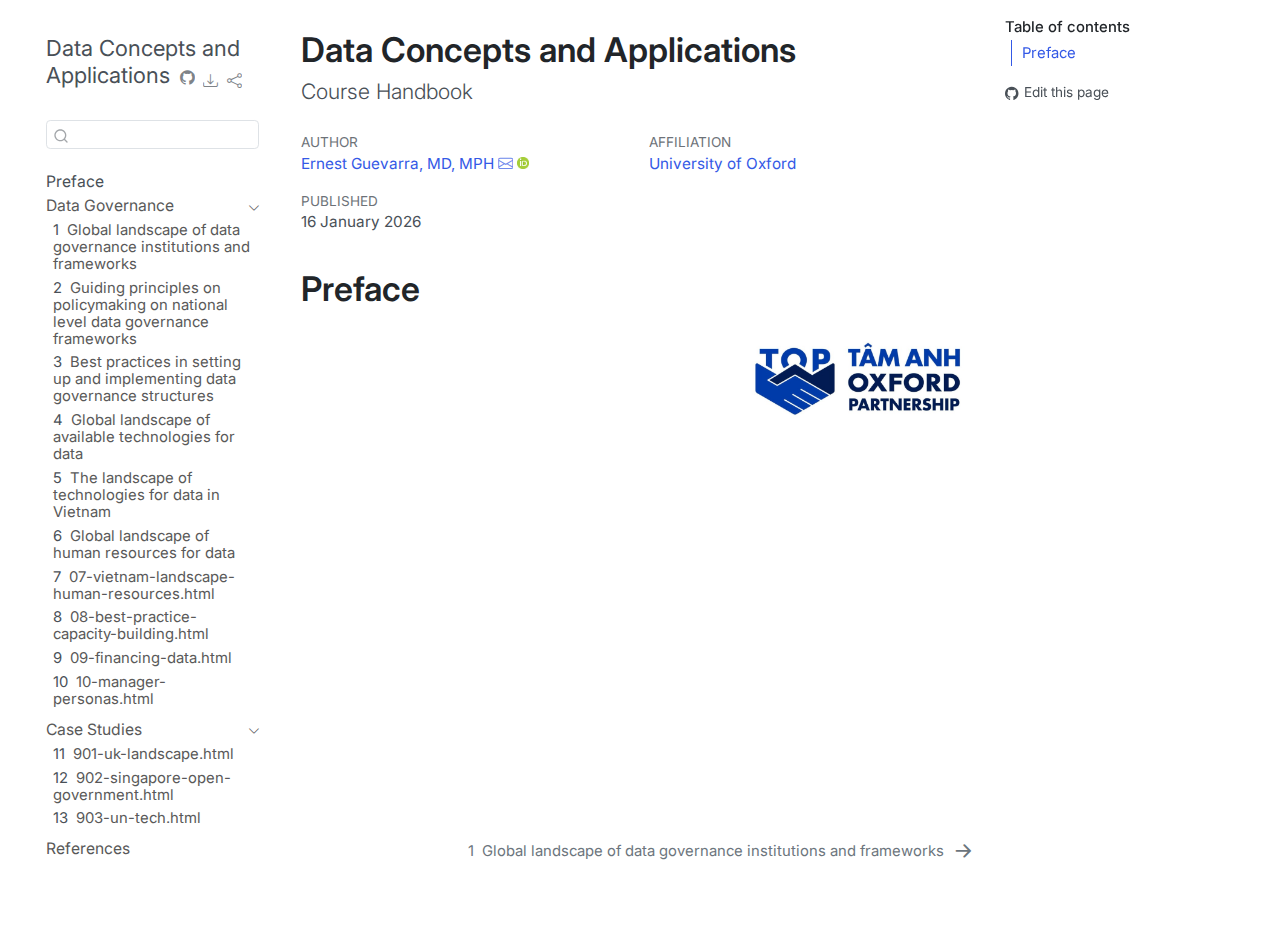
<file: index.html>
<!DOCTYPE html>
<html xmlns="http://www.w3.org/1999/xhtml" lang="en" xml:lang="en"><head>

<meta charset="utf-8">
<meta name="generator" content="quarto-1.8.26">

<meta name="viewport" content="width=device-width, initial-scale=1.0, user-scalable=yes">

<meta name="author" content="Ernest Guevarra">
<meta name="dcterms.date" content="2026-01-16">

<title>Data Concepts and Applications</title>
<style>
code{white-space: pre-wrap;}
span.smallcaps{font-variant: small-caps;}
div.columns{display: flex; gap: min(4vw, 1.5em);}
div.column{flex: auto; overflow-x: auto;}
div.hanging-indent{margin-left: 1.5em; text-indent: -1.5em;}
ul.task-list{list-style: none;}
ul.task-list li input[type="checkbox"] {
  width: 0.8em;
  margin: 0 0.8em 0.2em -1em; /* quarto-specific, see https://github.com/quarto-dev/quarto-cli/issues/4556 */ 
  vertical-align: middle;
}
</style>


<script src="site_libs/quarto-nav/quarto-nav.js"></script>
<script src="site_libs/quarto-nav/headroom.min.js"></script>
<script src="site_libs/clipboard/clipboard.min.js"></script>
<script src="site_libs/quarto-search/autocomplete.umd.js"></script>
<script src="site_libs/quarto-search/fuse.min.js"></script>
<script src="site_libs/quarto-search/quarto-search.js"></script>
<meta name="quarto:offset" content="./">
<link href="./global-landscape.html" rel="next">
<script src="site_libs/quarto-html/quarto.js" type="module"></script>
<script src="site_libs/quarto-html/tabsets/tabsets.js" type="module"></script>
<script src="site_libs/quarto-html/axe/axe-check.js" type="module"></script>
<script src="site_libs/quarto-html/popper.min.js"></script>
<script src="site_libs/quarto-html/tippy.umd.min.js"></script>
<script src="site_libs/quarto-html/anchor.min.js"></script>
<link href="site_libs/quarto-html/tippy.css" rel="stylesheet">
<link href="site_libs/quarto-html/quarto-syntax-highlighting-98597cea2d0351c6feaf4159bb7ae989.css" rel="stylesheet" id="quarto-text-highlighting-styles">
<script src="site_libs/bootstrap/bootstrap.min.js"></script>
<link href="site_libs/bootstrap/bootstrap-icons.css" rel="stylesheet">
<link href="site_libs/bootstrap/bootstrap-e5de11a91a9478daff20a78113ba7c52.min.css" rel="stylesheet" append-hash="true" id="quarto-bootstrap" data-mode="light">
<script id="quarto-search-options" type="application/json">{
  "location": "sidebar",
  "copy-button": false,
  "collapse-after": 3,
  "panel-placement": "start",
  "type": "textbox",
  "limit": 50,
  "keyboard-shortcut": [
    "f",
    "/",
    "s"
  ],
  "show-item-context": false,
  "language": {
    "search-no-results-text": "No results",
    "search-matching-documents-text": "matching documents",
    "search-copy-link-title": "Copy link to search",
    "search-hide-matches-text": "Hide additional matches",
    "search-more-match-text": "more match in this document",
    "search-more-matches-text": "more matches in this document",
    "search-clear-button-title": "Clear",
    "search-text-placeholder": "",
    "search-detached-cancel-button-title": "Cancel",
    "search-submit-button-title": "Submit",
    "search-label": "Search"
  }
}</script>
<script async="" src="https://www.googletagmanager.com/gtag/js?id="></script>

<script type="text/javascript">

window.dataLayer = window.dataLayer || [];
function gtag(){dataLayer.push(arguments);}
gtag('js', new Date());
gtag('config', '', { 'anonymize_ip': true});
</script>


</head>

<body class="nav-sidebar floating quarto-light">

<div id="quarto-search-results"></div>
  <header id="quarto-header" class="headroom fixed-top">
  <nav class="quarto-secondary-nav">
    <div class="container-fluid d-flex">
      <button type="button" class="quarto-btn-toggle btn" data-bs-toggle="collapse" role="button" data-bs-target=".quarto-sidebar-collapse-item" aria-controls="quarto-sidebar" aria-expanded="false" aria-label="Toggle sidebar navigation" onclick="if (window.quartoToggleHeadroom) { window.quartoToggleHeadroom(); }">
        <i class="bi bi-layout-text-sidebar-reverse"></i>
      </button>
        <nav class="quarto-page-breadcrumbs" aria-label="breadcrumb"><ol class="breadcrumb"><li class="breadcrumb-item"><a href="./index.html">Preface</a></li></ol></nav>
        <a class="flex-grow-1" role="navigation" data-bs-toggle="collapse" data-bs-target=".quarto-sidebar-collapse-item" aria-controls="quarto-sidebar" aria-expanded="false" aria-label="Toggle sidebar navigation" onclick="if (window.quartoToggleHeadroom) { window.quartoToggleHeadroom(); }">      
        </a>
      <button type="button" class="btn quarto-search-button" aria-label="Search" onclick="window.quartoOpenSearch();">
        <i class="bi bi-search"></i>
      </button>
    </div>
  </nav>
</header>
<!-- content -->
<div id="quarto-content" class="quarto-container page-columns page-rows-contents page-layout-article">
<!-- sidebar -->
  <nav id="quarto-sidebar" class="sidebar collapse collapse-horizontal quarto-sidebar-collapse-item sidebar-navigation floating overflow-auto">
    <div class="pt-lg-2 mt-2 text-left sidebar-header">
    <div class="sidebar-title mb-0 py-0">
      <a href="./">Data Concepts and Applications</a> 
        <div class="sidebar-tools-main tools-wide">
    <a href="https://github.com/tamanh-oxford/top-data-concepts-applications/" title="Source Code" class="quarto-navigation-tool px-1" aria-label="Source Code"><i class="bi bi-github"></i></a>
    <div class="dropdown">
      <a href="" title="Download" id="quarto-navigation-tool-dropdown-0" class="quarto-navigation-tool dropdown-toggle px-1" data-bs-toggle="dropdown" aria-expanded="false" role="link" aria-label="Download"><i class="bi bi-download"></i></a>
      <ul class="dropdown-menu" aria-labelledby="quarto-navigation-tool-dropdown-0">
          <li>
            <a class="dropdown-item sidebar-tools-main-item" href="./Data-Concepts-and-Applications.pdf">
              <i class="bi bi-file-pdf pe-1"></i>
            Download PDF
            </a>
          </li>
          <li>
            <a class="dropdown-item sidebar-tools-main-item" href="./Data-Concepts-and-Applications.epub">
              <i class="bi bi-journal pe-1"></i>
            Download ePub
            </a>
          </li>
      </ul>
    </div>
    <div class="dropdown">
      <a href="" title="Share" id="quarto-navigation-tool-dropdown-1" class="quarto-navigation-tool dropdown-toggle px-1" data-bs-toggle="dropdown" aria-expanded="false" role="link" aria-label="Share"><i class="bi bi-share"></i></a>
      <ul class="dropdown-menu" aria-labelledby="quarto-navigation-tool-dropdown-1">
          <li>
            <a class="dropdown-item sidebar-tools-main-item" href="https://www.linkedin.com/sharing/share-offsite/?url=|url|">
              <i class="bi bi-linkedin pe-1"></i>
            LinkedIn
            </a>
          </li>
          <li>
            <a class="dropdown-item sidebar-tools-main-item" href="https://twitter.com/intent/tweet?url=|url|">
              <i class="bi bi-twitter pe-1"></i>
            Twitter
            </a>
          </li>
          <li>
            <a class="dropdown-item sidebar-tools-main-item" href="https://www.facebook.com/sharer/sharer.php?u=|url|">
              <i class="bi bi-facebook pe-1"></i>
            Facebook
            </a>
          </li>
      </ul>
    </div>
</div>
    </div>
      </div>
        <div class="mt-2 flex-shrink-0 align-items-center">
        <div class="sidebar-search">
        <div id="quarto-search" class="" title="Search"></div>
        </div>
        </div>
    <div class="sidebar-menu-container"> 
    <ul class="list-unstyled mt-1">
        <li class="sidebar-item">
  <div class="sidebar-item-container"> 
  <a href="./index.html" class="sidebar-item-text sidebar-link active">
 <span class="menu-text">Preface</span></a>
  </div>
</li>
        <li class="sidebar-item sidebar-item-section">
      <div class="sidebar-item-container"> 
            <a class="sidebar-item-text sidebar-link text-start" data-bs-toggle="collapse" data-bs-target="#quarto-sidebar-section-1" role="navigation" aria-expanded="true">
 <span class="menu-text">Data Governance</span></a>
          <a class="sidebar-item-toggle text-start" data-bs-toggle="collapse" data-bs-target="#quarto-sidebar-section-1" role="navigation" aria-expanded="true" aria-label="Toggle section">
            <i class="bi bi-chevron-right ms-2"></i>
          </a> 
      </div>
      <ul id="quarto-sidebar-section-1" class="collapse list-unstyled sidebar-section depth1 show">  
          <li class="sidebar-item">
  <div class="sidebar-item-container"> 
  <a href="./global-landscape.html" class="sidebar-item-text sidebar-link">
 <span class="menu-text"><span class="chapter-number">1</span>&nbsp; <span class="chapter-title">Global landscape of data governance institutions and frameworks</span></span></a>
  </div>
</li>
          <li class="sidebar-item">
  <div class="sidebar-item-container"> 
  <a href="./principles-policymaking.html" class="sidebar-item-text sidebar-link">
 <span class="menu-text"><span class="chapter-number">2</span>&nbsp; <span class="chapter-title">Guiding principles on policymaking on national level data governance frameworks</span></span></a>
  </div>
</li>
          <li class="sidebar-item">
  <div class="sidebar-item-container"> 
  <a href="./best-practice-data-governance.html" class="sidebar-item-text sidebar-link">
 <span class="menu-text"><span class="chapter-number">3</span>&nbsp; <span class="chapter-title">Best practices in setting up and implementing data governance structures</span></span></a>
  </div>
</li>
          <li class="sidebar-item">
  <div class="sidebar-item-container"> 
  <a href="./global-landscape-technologies.html" class="sidebar-item-text sidebar-link">
 <span class="menu-text"><span class="chapter-number">4</span>&nbsp; <span class="chapter-title">Global landscape of available technologies for data</span></span></a>
  </div>
</li>
          <li class="sidebar-item">
  <div class="sidebar-item-container"> 
  <a href="./vietnam-landscape-technologies.html" class="sidebar-item-text sidebar-link">
 <span class="menu-text"><span class="chapter-number">5</span>&nbsp; <span class="chapter-title">The landscape of technologies for data in Vietnam</span></span></a>
  </div>
</li>
          <li class="sidebar-item">
  <div class="sidebar-item-container"> 
  <a href="./global-landscape-human-resources.html" class="sidebar-item-text sidebar-link">
 <span class="menu-text"><span class="chapter-number">6</span>&nbsp; <span class="chapter-title">Global landscape of human resources for data</span></span></a>
  </div>
</li>
          <li class="sidebar-item">
  <div class="sidebar-item-container"> 
  <a href="./07-vietnam-landscape-human-resources.html" class="sidebar-item-text sidebar-link">
 <span class="menu-text"><span class="chapter-number">7</span>&nbsp; <span class="chapter-title">07-vietnam-landscape-human-resources.html</span></span></a>
  </div>
</li>
          <li class="sidebar-item">
  <div class="sidebar-item-container"> 
  <a href="./08-best-practice-capacity-building.html" class="sidebar-item-text sidebar-link">
 <span class="menu-text"><span class="chapter-number">8</span>&nbsp; <span class="chapter-title">08-best-practice-capacity-building.html</span></span></a>
  </div>
</li>
          <li class="sidebar-item">
  <div class="sidebar-item-container"> 
  <a href="./09-financing-data.html" class="sidebar-item-text sidebar-link">
 <span class="menu-text"><span class="chapter-number">9</span>&nbsp; <span class="chapter-title">09-financing-data.html</span></span></a>
  </div>
</li>
          <li class="sidebar-item">
  <div class="sidebar-item-container"> 
  <a href="./10-manager-personas.html" class="sidebar-item-text sidebar-link">
 <span class="menu-text"><span class="chapter-number">10</span>&nbsp; <span class="chapter-title">10-manager-personas.html</span></span></a>
  </div>
</li>
      </ul>
  </li>
        <li class="sidebar-item sidebar-item-section">
      <div class="sidebar-item-container"> 
            <a class="sidebar-item-text sidebar-link text-start" data-bs-toggle="collapse" data-bs-target="#quarto-sidebar-section-2" role="navigation" aria-expanded="true">
 <span class="menu-text">Case Studies</span></a>
          <a class="sidebar-item-toggle text-start" data-bs-toggle="collapse" data-bs-target="#quarto-sidebar-section-2" role="navigation" aria-expanded="true" aria-label="Toggle section">
            <i class="bi bi-chevron-right ms-2"></i>
          </a> 
      </div>
      <ul id="quarto-sidebar-section-2" class="collapse list-unstyled sidebar-section depth1 show">  
          <li class="sidebar-item">
  <div class="sidebar-item-container"> 
  <a href="./901-uk-landscape.html" class="sidebar-item-text sidebar-link">
 <span class="menu-text"><span class="chapter-number">11</span>&nbsp; <span class="chapter-title">901-uk-landscape.html</span></span></a>
  </div>
</li>
          <li class="sidebar-item">
  <div class="sidebar-item-container"> 
  <a href="./902-singapore-open-government.html" class="sidebar-item-text sidebar-link">
 <span class="menu-text"><span class="chapter-number">12</span>&nbsp; <span class="chapter-title">902-singapore-open-government.html</span></span></a>
  </div>
</li>
          <li class="sidebar-item">
  <div class="sidebar-item-container"> 
  <a href="./903-un-tech.html" class="sidebar-item-text sidebar-link">
 <span class="menu-text"><span class="chapter-number">13</span>&nbsp; <span class="chapter-title">903-un-tech.html</span></span></a>
  </div>
</li>
      </ul>
  </li>
        <li class="sidebar-item">
  <div class="sidebar-item-container"> 
  <a href="./references.html" class="sidebar-item-text sidebar-link">
 <span class="menu-text">References</span></a>
  </div>
</li>
    </ul>
    </div>
</nav>
<div id="quarto-sidebar-glass" class="quarto-sidebar-collapse-item" data-bs-toggle="collapse" data-bs-target=".quarto-sidebar-collapse-item"></div>
<!-- margin-sidebar -->
    <div id="quarto-margin-sidebar" class="sidebar margin-sidebar">
        <nav id="TOC" role="doc-toc" class="toc-active">
    <h2 id="toc-title">Table of contents</h2>
   
  <ul>
  <li><a href="#preface" id="toc-preface" class="nav-link active" data-scroll-target="#preface">Preface</a></li>
  </ul>
<div class="toc-actions"><ul><li><a href="https://github.com/tamanh-oxford/top-data-concepts-applications/edit/main/index.qmd" class="toc-action"><i class="bi bi-github"></i>Edit this page</a></li></ul></div></nav>
    </div>
<!-- main -->
<main class="content" id="quarto-document-content">

<header id="title-block-header" class="quarto-title-block default">
<div class="quarto-title">
<h1 class="title">Data Concepts and Applications</h1>
<p class="subtitle lead">Course Handbook</p>
</div>


<div class="quarto-title-meta-author">
  <div class="quarto-title-meta-heading">Author</div>
  <div class="quarto-title-meta-heading">Affiliation</div>
  
    <div class="quarto-title-meta-contents">
    <p class="author"><a href="https://ernest.guevarra.io">Ernest Guevarra, MD, MPH</a> <a href="mailto:ernest@guevarra.io" class="quarto-title-author-email"><i class="bi bi-envelope"></i></a> <a href="https://orcid.org/0000-0002-4887-4415" class="quarto-title-author-orcid"> <img src="[data-uri]"></a></p>
  </div>
  <div class="quarto-title-meta-contents">
        <p class="affiliation">
            <a href="https://www.tropoicalmedicine.ox.ac.uk/study-with-us/msc-ihtm">
            University of Oxford
            </a>
          </p>
      </div>
  </div>

<div class="quarto-title-meta">

      
    <div>
    <div class="quarto-title-meta-heading">Published</div>
    <div class="quarto-title-meta-contents">
      <p class="date">16 January 2026</p>
    </div>
  </div>
  
    
  </div>
  


</header>



<section id="preface" class="level1 unnumbered">
<h1 class="unnumbered">Preface</h1><p><img src="images/top_logo.jpg" title="Data Concepts and Applications" class="quarto-cover-image nolightbox img-fluid"></p>


</section>

</main> <!-- /main -->
<script id="quarto-html-after-body" type="application/javascript">
  window.document.addEventListener("DOMContentLoaded", function (event) {
    const icon = "";
    const anchorJS = new window.AnchorJS();
    anchorJS.options = {
      placement: 'right',
      icon: icon
    };
    anchorJS.add('.anchored');
    const isCodeAnnotation = (el) => {
      for (const clz of el.classList) {
        if (clz.startsWith('code-annotation-')) {                     
          return true;
        }
      }
      return false;
    }
    const onCopySuccess = function(e) {
      // button target
      const button = e.trigger;
      // don't keep focus
      button.blur();
      // flash "checked"
      button.classList.add('code-copy-button-checked');
      var currentTitle = button.getAttribute("title");
      button.setAttribute("title", "Copied!");
      let tooltip;
      if (window.bootstrap) {
        button.setAttribute("data-bs-toggle", "tooltip");
        button.setAttribute("data-bs-placement", "left");
        button.setAttribute("data-bs-title", "Copied!");
        tooltip = new bootstrap.Tooltip(button, 
          { trigger: "manual", 
            customClass: "code-copy-button-tooltip",
            offset: [0, -8]});
        tooltip.show();    
      }
      setTimeout(function() {
        if (tooltip) {
          tooltip.hide();
          button.removeAttribute("data-bs-title");
          button.removeAttribute("data-bs-toggle");
          button.removeAttribute("data-bs-placement");
        }
        button.setAttribute("title", currentTitle);
        button.classList.remove('code-copy-button-checked');
      }, 1000);
      // clear code selection
      e.clearSelection();
    }
    const getTextToCopy = function(trigger) {
      const outerScaffold = trigger.parentElement.cloneNode(true);
      const codeEl = outerScaffold.querySelector('code');
      for (const childEl of codeEl.children) {
        if (isCodeAnnotation(childEl)) {
          childEl.remove();
        }
      }
      return codeEl.innerText;
    }
    const clipboard = new window.ClipboardJS('.code-copy-button:not([data-in-quarto-modal])', {
      text: getTextToCopy
    });
    clipboard.on('success', onCopySuccess);
    if (window.document.getElementById('quarto-embedded-source-code-modal')) {
      const clipboardModal = new window.ClipboardJS('.code-copy-button[data-in-quarto-modal]', {
        text: getTextToCopy,
        container: window.document.getElementById('quarto-embedded-source-code-modal')
      });
      clipboardModal.on('success', onCopySuccess);
    }
      var localhostRegex = new RegExp(/^(?:http|https):\/\/localhost\:?[0-9]*\//);
      var mailtoRegex = new RegExp(/^mailto:/);
        var filterRegex = new RegExp('/' + window.location.host + '/');
      var isInternal = (href) => {
          return filterRegex.test(href) || localhostRegex.test(href) || mailtoRegex.test(href);
      }
      // Inspect non-navigation links and adorn them if external
     var links = window.document.querySelectorAll('a[href]:not(.nav-link):not(.navbar-brand):not(.toc-action):not(.sidebar-link):not(.sidebar-item-toggle):not(.pagination-link):not(.no-external):not([aria-hidden]):not(.dropdown-item):not(.quarto-navigation-tool):not(.about-link)');
      for (var i=0; i<links.length; i++) {
        const link = links[i];
        if (!isInternal(link.href)) {
          // undo the damage that might have been done by quarto-nav.js in the case of
          // links that we want to consider external
          if (link.dataset.originalHref !== undefined) {
            link.href = link.dataset.originalHref;
          }
        }
      }
    function tippyHover(el, contentFn, onTriggerFn, onUntriggerFn) {
      const config = {
        allowHTML: true,
        maxWidth: 500,
        delay: 100,
        arrow: false,
        appendTo: function(el) {
            return el.parentElement;
        },
        interactive: true,
        interactiveBorder: 10,
        theme: 'quarto',
        placement: 'bottom-start',
      };
      if (contentFn) {
        config.content = contentFn;
      }
      if (onTriggerFn) {
        config.onTrigger = onTriggerFn;
      }
      if (onUntriggerFn) {
        config.onUntrigger = onUntriggerFn;
      }
      window.tippy(el, config); 
    }
    const noterefs = window.document.querySelectorAll('a[role="doc-noteref"]');
    for (var i=0; i<noterefs.length; i++) {
      const ref = noterefs[i];
      tippyHover(ref, function() {
        // use id or data attribute instead here
        let href = ref.getAttribute('data-footnote-href') || ref.getAttribute('href');
        try { href = new URL(href).hash; } catch {}
        const id = href.replace(/^#\/?/, "");
        const note = window.document.getElementById(id);
        if (note) {
          return note.innerHTML;
        } else {
          return "";
        }
      });
    }
    const xrefs = window.document.querySelectorAll('a.quarto-xref');
    const processXRef = (id, note) => {
      // Strip column container classes
      const stripColumnClz = (el) => {
        el.classList.remove("page-full", "page-columns");
        if (el.children) {
          for (const child of el.children) {
            stripColumnClz(child);
          }
        }
      }
      stripColumnClz(note)
      if (id === null || id.startsWith('sec-')) {
        // Special case sections, only their first couple elements
        const container = document.createElement("div");
        if (note.children && note.children.length > 2) {
          container.appendChild(note.children[0].cloneNode(true));
          for (let i = 1; i < note.children.length; i++) {
            const child = note.children[i];
            if (child.tagName === "P" && child.innerText === "") {
              continue;
            } else {
              container.appendChild(child.cloneNode(true));
              break;
            }
          }
          if (window.Quarto?.typesetMath) {
            window.Quarto.typesetMath(container);
          }
          return container.innerHTML
        } else {
          if (window.Quarto?.typesetMath) {
            window.Quarto.typesetMath(note);
          }
          return note.innerHTML;
        }
      } else {
        // Remove any anchor links if they are present
        const anchorLink = note.querySelector('a.anchorjs-link');
        if (anchorLink) {
          anchorLink.remove();
        }
        if (window.Quarto?.typesetMath) {
          window.Quarto.typesetMath(note);
        }
        if (note.classList.contains("callout")) {
          return note.outerHTML;
        } else {
          return note.innerHTML;
        }
      }
    }
    for (var i=0; i<xrefs.length; i++) {
      const xref = xrefs[i];
      tippyHover(xref, undefined, function(instance) {
        instance.disable();
        let url = xref.getAttribute('href');
        let hash = undefined; 
        if (url.startsWith('#')) {
          hash = url;
        } else {
          try { hash = new URL(url).hash; } catch {}
        }
        if (hash) {
          const id = hash.replace(/^#\/?/, "");
          const note = window.document.getElementById(id);
          if (note !== null) {
            try {
              const html = processXRef(id, note.cloneNode(true));
              instance.setContent(html);
            } finally {
              instance.enable();
              instance.show();
            }
          } else {
            // See if we can fetch this
            fetch(url.split('#')[0])
            .then(res => res.text())
            .then(html => {
              const parser = new DOMParser();
              const htmlDoc = parser.parseFromString(html, "text/html");
              const note = htmlDoc.getElementById(id);
              if (note !== null) {
                const html = processXRef(id, note);
                instance.setContent(html);
              } 
            }).finally(() => {
              instance.enable();
              instance.show();
            });
          }
        } else {
          // See if we can fetch a full url (with no hash to target)
          // This is a special case and we should probably do some content thinning / targeting
          fetch(url)
          .then(res => res.text())
          .then(html => {
            const parser = new DOMParser();
            const htmlDoc = parser.parseFromString(html, "text/html");
            const note = htmlDoc.querySelector('main.content');
            if (note !== null) {
              // This should only happen for chapter cross references
              // (since there is no id in the URL)
              // remove the first header
              if (note.children.length > 0 && note.children[0].tagName === "HEADER") {
                note.children[0].remove();
              }
              const html = processXRef(null, note);
              instance.setContent(html);
            } 
          }).finally(() => {
            instance.enable();
            instance.show();
          });
        }
      }, function(instance) {
      });
    }
        let selectedAnnoteEl;
        const selectorForAnnotation = ( cell, annotation) => {
          let cellAttr = 'data-code-cell="' + cell + '"';
          let lineAttr = 'data-code-annotation="' +  annotation + '"';
          const selector = 'span[' + cellAttr + '][' + lineAttr + ']';
          return selector;
        }
        const selectCodeLines = (annoteEl) => {
          const doc = window.document;
          const targetCell = annoteEl.getAttribute("data-target-cell");
          const targetAnnotation = annoteEl.getAttribute("data-target-annotation");
          const annoteSpan = window.document.querySelector(selectorForAnnotation(targetCell, targetAnnotation));
          const lines = annoteSpan.getAttribute("data-code-lines").split(",");
          const lineIds = lines.map((line) => {
            return targetCell + "-" + line;
          })
          let top = null;
          let height = null;
          let parent = null;
          if (lineIds.length > 0) {
              //compute the position of the single el (top and bottom and make a div)
              const el = window.document.getElementById(lineIds[0]);
              top = el.offsetTop;
              height = el.offsetHeight;
              parent = el.parentElement.parentElement;
            if (lineIds.length > 1) {
              const lastEl = window.document.getElementById(lineIds[lineIds.length - 1]);
              const bottom = lastEl.offsetTop + lastEl.offsetHeight;
              height = bottom - top;
            }
            if (top !== null && height !== null && parent !== null) {
              // cook up a div (if necessary) and position it 
              let div = window.document.getElementById("code-annotation-line-highlight");
              if (div === null) {
                div = window.document.createElement("div");
                div.setAttribute("id", "code-annotation-line-highlight");
                div.style.position = 'absolute';
                parent.appendChild(div);
              }
              div.style.top = top - 2 + "px";
              div.style.height = height + 4 + "px";
              div.style.left = 0;
              let gutterDiv = window.document.getElementById("code-annotation-line-highlight-gutter");
              if (gutterDiv === null) {
                gutterDiv = window.document.createElement("div");
                gutterDiv.setAttribute("id", "code-annotation-line-highlight-gutter");
                gutterDiv.style.position = 'absolute';
                const codeCell = window.document.getElementById(targetCell);
                const gutter = codeCell.querySelector('.code-annotation-gutter');
                gutter.appendChild(gutterDiv);
              }
              gutterDiv.style.top = top - 2 + "px";
              gutterDiv.style.height = height + 4 + "px";
            }
            selectedAnnoteEl = annoteEl;
          }
        };
        const unselectCodeLines = () => {
          const elementsIds = ["code-annotation-line-highlight", "code-annotation-line-highlight-gutter"];
          elementsIds.forEach((elId) => {
            const div = window.document.getElementById(elId);
            if (div) {
              div.remove();
            }
          });
          selectedAnnoteEl = undefined;
        };
          // Handle positioning of the toggle
      window.addEventListener(
        "resize",
        throttle(() => {
          elRect = undefined;
          if (selectedAnnoteEl) {
            selectCodeLines(selectedAnnoteEl);
          }
        }, 10)
      );
      function throttle(fn, ms) {
      let throttle = false;
      let timer;
        return (...args) => {
          if(!throttle) { // first call gets through
              fn.apply(this, args);
              throttle = true;
          } else { // all the others get throttled
              if(timer) clearTimeout(timer); // cancel #2
              timer = setTimeout(() => {
                fn.apply(this, args);
                timer = throttle = false;
              }, ms);
          }
        };
      }
        // Attach click handler to the DT
        const annoteDls = window.document.querySelectorAll('dt[data-target-cell]');
        for (const annoteDlNode of annoteDls) {
          annoteDlNode.addEventListener('click', (event) => {
            const clickedEl = event.target;
            if (clickedEl !== selectedAnnoteEl) {
              unselectCodeLines();
              const activeEl = window.document.querySelector('dt[data-target-cell].code-annotation-active');
              if (activeEl) {
                activeEl.classList.remove('code-annotation-active');
              }
              selectCodeLines(clickedEl);
              clickedEl.classList.add('code-annotation-active');
            } else {
              // Unselect the line
              unselectCodeLines();
              clickedEl.classList.remove('code-annotation-active');
            }
          });
        }
    const findCites = (el) => {
      const parentEl = el.parentElement;
      if (parentEl) {
        const cites = parentEl.dataset.cites;
        if (cites) {
          return {
            el,
            cites: cites.split(' ')
          };
        } else {
          return findCites(el.parentElement)
        }
      } else {
        return undefined;
      }
    };
    var bibliorefs = window.document.querySelectorAll('a[role="doc-biblioref"]');
    for (var i=0; i<bibliorefs.length; i++) {
      const ref = bibliorefs[i];
      const citeInfo = findCites(ref);
      if (citeInfo) {
        tippyHover(citeInfo.el, function() {
          var popup = window.document.createElement('div');
          citeInfo.cites.forEach(function(cite) {
            var citeDiv = window.document.createElement('div');
            citeDiv.classList.add('hanging-indent');
            citeDiv.classList.add('csl-entry');
            var biblioDiv = window.document.getElementById('ref-' + cite);
            if (biblioDiv) {
              citeDiv.innerHTML = biblioDiv.innerHTML;
            }
            popup.appendChild(citeDiv);
          });
          return popup.innerHTML;
        });
      }
    }
  });
  </script>
<nav class="page-navigation">
  <div class="nav-page nav-page-previous">
  </div>
  <div class="nav-page nav-page-next">
      <a href="./global-landscape.html" class="pagination-link" aria-label="Global landscape of data governance institutions and frameworks">
        <span class="nav-page-text"><span class="chapter-number">1</span>&nbsp; <span class="chapter-title">Global landscape of data governance institutions and frameworks</span></span> <i class="bi bi-arrow-right-short"></i>
      </a>
  </div>
</nav>
</div> <!-- /content -->




<footer class="footer"><div class="nav-footer"><div class="nav-footer-center"><div class="toc-actions d-sm-block d-md-none"><ul><li><a href="https://github.com/tamanh-oxford/top-data-concepts-applications/edit/main/index.qmd" class="toc-action"><i class="bi bi-github"></i>Edit this page</a></li></ul></div></div></div></footer></body></html>
</file>
<file: site_libs/quarto-html/tippy.css>
.tippy-box[data-animation=fade][data-state=hidden]{opacity:0}[data-tippy-root]{max-width:calc(100vw - 10px)}.tippy-box{position:relative;background-color:#333;color:#fff;border-radius:4px;font-size:14px;line-height:1.4;white-space:normal;outline:0;transition-property:transform,visibility,opacity}.tippy-box[data-placement^=top]>.tippy-arrow{bottom:0}.tippy-box[data-placement^=top]>.tippy-arrow:before{bottom:-7px;left:0;border-width:8px 8px 0;border-top-color:initial;transform-origin:center top}.tippy-box[data-placement^=bottom]>.tippy-arrow{top:0}.tippy-box[data-placement^=bottom]>.tippy-arrow:before{top:-7px;left:0;border-width:0 8px 8px;border-bottom-color:initial;transform-origin:center bottom}.tippy-box[data-placement^=left]>.tippy-arrow{right:0}.tippy-box[data-placement^=left]>.tippy-arrow:before{border-width:8px 0 8px 8px;border-left-color:initial;right:-7px;transform-origin:center left}.tippy-box[data-placement^=right]>.tippy-arrow{left:0}.tippy-box[data-placement^=right]>.tippy-arrow:before{left:-7px;border-width:8px 8px 8px 0;border-right-color:initial;transform-origin:center right}.tippy-box[data-inertia][data-state=visible]{transition-timing-function:cubic-bezier(.54,1.5,.38,1.11)}.tippy-arrow{width:16px;height:16px;color:#333}.tippy-arrow:before{content:"";position:absolute;border-color:transparent;border-style:solid}.tippy-content{position:relative;padding:5px 9px;z-index:1}
</file>
<file: site_libs/quarto-html/quarto-syntax-highlighting-98597cea2d0351c6feaf4159bb7ae989.css>
/* quarto syntax highlight colors */
:root {
  --quarto-hl-kw-color: #1f1c1b;
  --quarto-hl-fu-color: #644a9b;
  --quarto-hl-va-color: #0057ae;
  --quarto-hl-cf-color: #1f1c1b;
  --quarto-hl-op-color: #ca60ca;
  --quarto-hl-bu-color: #644a9b;
  --quarto-hl-ex-color: #0095ff;
  --quarto-hl-pp-color: #006e28;
  --quarto-hl-at-color: #0057ae;
  --quarto-hl-ch-color: #924c9d;
  --quarto-hl-sc-color: #3daee9;
  --quarto-hl-st-color: #bf0303;
  --quarto-hl-vs-color: #bf0303;
  --quarto-hl-ss-color: #ff5500;
  --quarto-hl-im-color: #ff5500;
  --quarto-hl-dt-color: #0057ae;
  --quarto-hl-dv-color: #b08000;
  --quarto-hl-bn-color: #b08000;
  --quarto-hl-fl-color: #b08000;
  --quarto-hl-cn-color: #aa5500;
  --quarto-hl-co-color: #898887;
  --quarto-hl-do-color: #607880;
  --quarto-hl-an-color: #ca60ca;
  --quarto-hl-cv-color: #0095ff;
  --quarto-hl-re-color: #0057ae;
  --quarto-hl-in-color: #b08000;
  --quarto-hl-wa-color: #bf0303;
  --quarto-hl-al-color: #bf0303;
  --quarto-hl-er-color: #bf0303;
}

/* other quarto variables */
:root {
  --quarto-font-monospace: SFMono-Regular, Menlo, Monaco, Consolas, "Liberation Mono", "Courier New", monospace;
}

/* syntax highlight based on Pandoc's rules */
pre > code.sourceCode > span {
  color: #1f1c1b;
  font-style: inherit;
}

code.sourceCode > span {
  color: #1f1c1b;
  font-style: inherit;
}

div.sourceCode,
div.sourceCode pre.sourceCode {
  color: #1f1c1b;
  font-style: inherit;
}

/* Normal */
code span {
  color: #1f1c1b;
  font-style: inherit;
}

/* Alert */
code span.al {
  color: #bf0303;
  background-color: #f7e6e6;
  font-weight: bold;
}

/* Annotation */
code span.an {
  color: #ca60ca;
}

/* Attribute */
code span.at {
  color: #0057ae;
}

/* BaseN */
code span.bn {
  color: #b08000;
}

/* BuiltIn */
code span.bu {
  color: #644a9b;
  font-weight: bold;
}

/* ControlFlow */
code span.cf {
  color: #1f1c1b;
  font-weight: bold;
}

/* Char */
code span.ch {
  color: #924c9d;
}

/* Constant */
code span.cn {
  color: #aa5500;
}

/* Comment */
code span.co {
  color: #898887;
}

/* CommentVar */
code span.cv {
  color: #0095ff;
}

/* Documentation */
code span.do {
  color: #607880;
}

/* DataType */
code span.dt {
  color: #0057ae;
}

/* DecVal */
code span.dv {
  color: #b08000;
}

/* Error */
code span.er {
  color: #bf0303;
  text-decoration: underline;
}

/* Extension */
code span.ex {
  color: #0095ff;
  font-weight: bold;
}

/* Float */
code span.fl {
  color: #b08000;
}

/* Function */
code span.fu {
  color: #644a9b;
}

/* Import */
code span.im {
  color: #ff5500;
}

/* Information */
code span.in {
  color: #b08000;
}

/* Keyword */
code span.kw {
  color: #1f1c1b;
  font-weight: bold;
}

/* Operator */
code span.op {
  color: #ca60ca;
}

/* Preprocessor */
code span.pp {
  color: #006e28;
}

/* RegionMarker */
code span.re {
  color: #0057ae;
  background-color: #e0e9f8;
}

/* SpecialChar */
code span.sc {
  color: #3daee9;
}

/* SpecialString */
code span.ss {
  color: #ff5500;
}

/* String */
code span.st {
  color: #bf0303;
}

/* Variable */
code span.va {
  color: #0057ae;
}

/* VerbatimString */
code span.vs {
  color: #bf0303;
}

/* Warning */
code span.wa {
  color: #bf0303;
}

.prevent-inlining {
  content: "</";
}

/*# sourceMappingURL=9df147f9a7b82c5c40303698baa6aa67.css.map */
</file>
